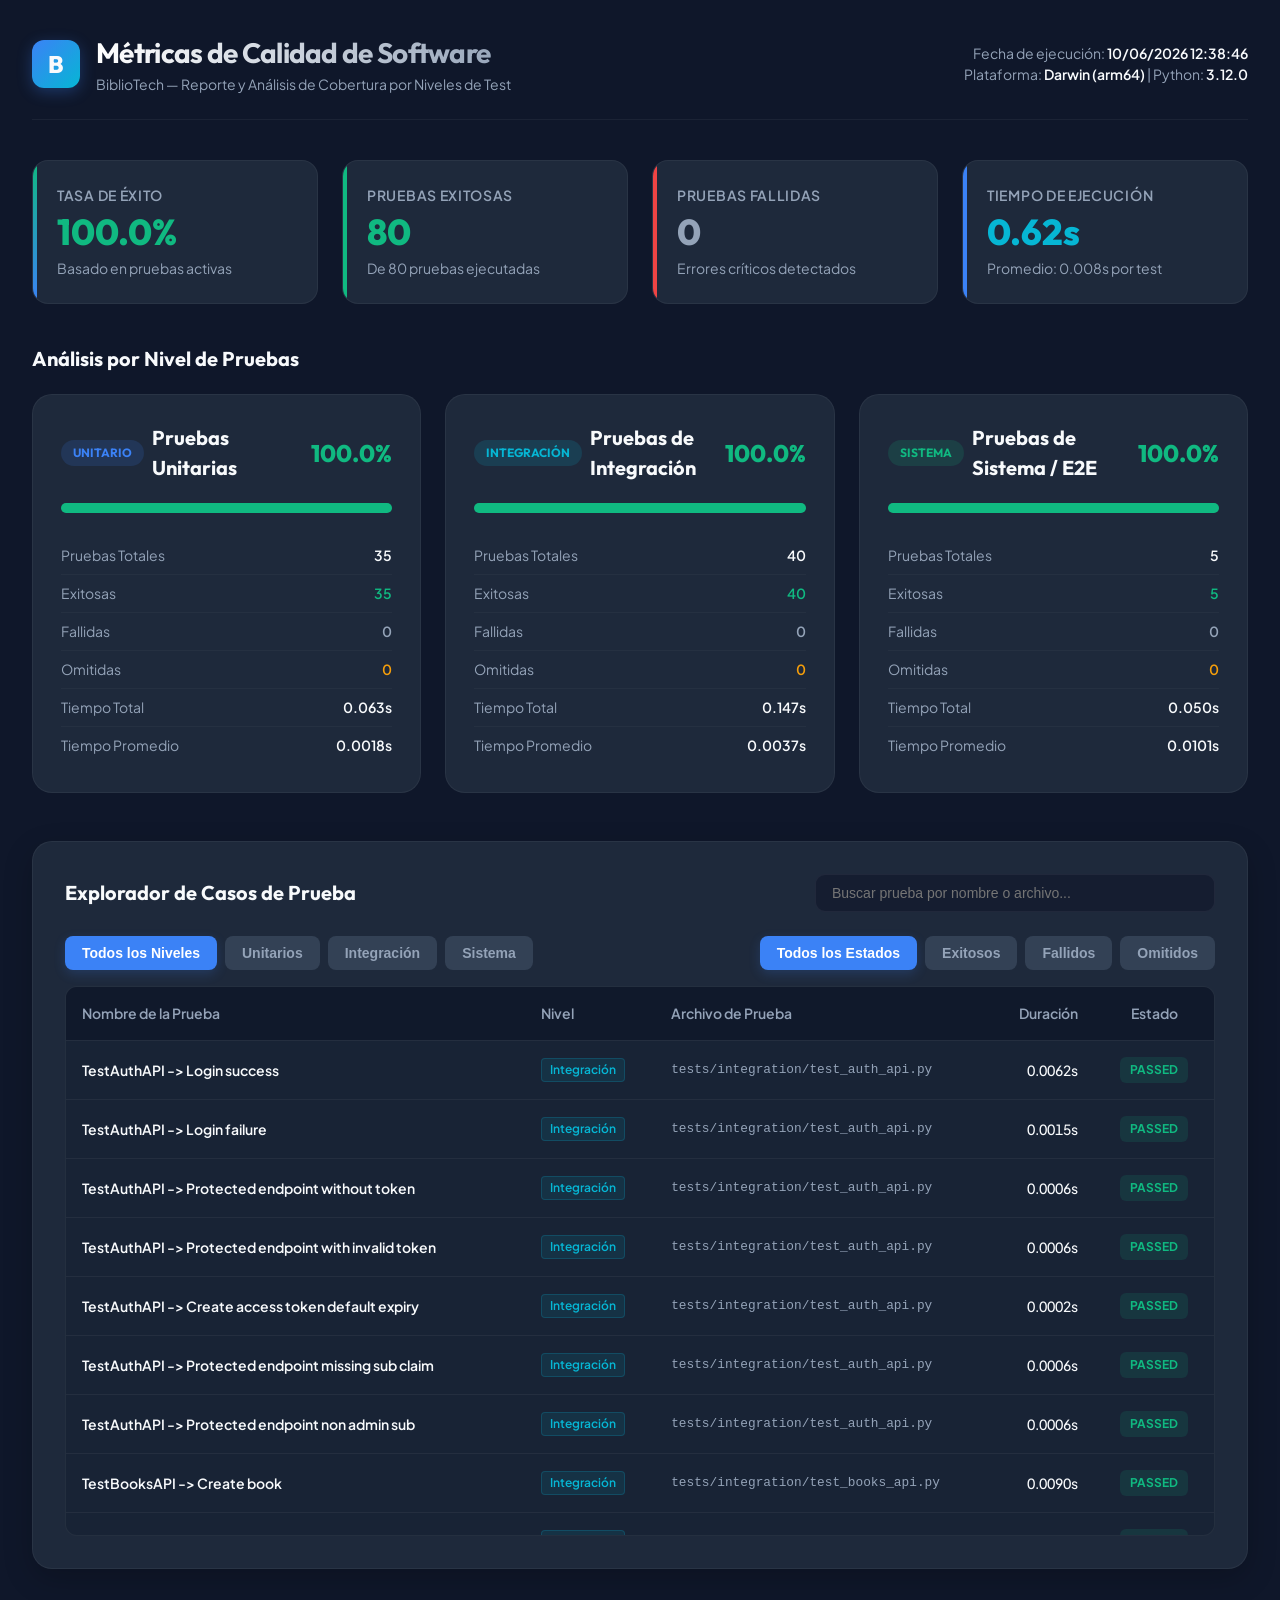
<file: reports/test_report.html>
<!DOCTYPE html>
<html lang="es">
<head>
    <meta charset="UTF-8">
    <meta name="viewport" content="width=device-width, initial-scale=1.0">
    <title>Métricas de Testing — BiblioTech</title>
    <!-- Google Fonts -->
    <link rel="preconnect" href="https://fonts.googleapis.com">
    <link rel="preconnect" href="https://fonts.gstatic.com" crossorigin>
    <link href="https://fonts.googleapis.com/css2?family=Outfit:wght@300;400;500;600;700;800&family=Plus+Jakarta+Sans:wght@300;400;500;600;700&display=swap" rel="stylesheet">

    <style>
        :root {
            --bg-primary: #0f172a;
            --bg-secondary: #1e293b;
            --bg-tertiary: #334155;
            --text-primary: #f8fafc;
            --text-secondary: #94a3b8;
            --accent-blue: #3b82f6;
            --accent-cyan: #06b6d4;
            --accent-green: #10b981;
            --accent-yellow: #f59e0b;
            --accent-red: #ef4444;
            --card-border: rgba(255, 255, 255, 0.05);
            --font-display: 'Outfit', sans-serif;
            --font-body: 'Plus Jakarta Sans', sans-serif;
        }

        * {
            margin: 0;
            padding: 0;
            box-sizing: border-box;
        }

        body {
            background-color: var(--bg-primary);
            color: var(--text-primary);
            font-family: var(--font-body);
            min-height: 100vh;
            padding: 2rem;
            line-height: 1.5;
        }

        .container {
            max-width: 1300px;
            margin: 0 auto;
        }

        header {
            display: flex;
            justify-content: space-between;
            align-items: center;
            margin-bottom: 2.5rem;
            border-bottom: 1px solid var(--card-border);
            padding-bottom: 1.5rem;
        }

        .logo-area {
            display: flex;
            align-items: center;
            gap: 1rem;
        }

        .logo-badge {
            background: linear-gradient(135deg, var(--accent-blue), var(--accent-cyan));
            width: 48px;
            height: 48px;
            border-radius: 12px;
            display: flex;
            align-items: center;
            justify-content: center;
            font-family: var(--font-display);
            font-weight: 800;
            font-size: 1.5rem;
            box-shadow: 0 4px 15px rgba(59, 130, 246, 0.3);
        }

        .title-area h1 {
            font-family: var(--font-display);
            font-size: 1.75rem;
            font-weight: 700;
            letter-spacing: -0.025em;
            background: linear-gradient(to right, #ffffff, #94a3b8);
            -webkit-background-clip: text;
            -webkit-text-fill-color: transparent;
        }

        .title-area p {
            color: var(--text-secondary);
            font-size: 0.875rem;
        }

        .meta-info {
            text-align: right;
            color: var(--text-secondary);
            font-size: 0.875rem;
        }

        .meta-info span {
            font-weight: 600;
            color: var(--text-primary);
        }

        /* Grid de KPIs */
        .kpi-grid {
            display: grid;
            grid-template-columns: repeat(auto-fit, minmax(240px, 1fr));
            gap: 1.5rem;
            margin-bottom: 2.5rem;
        }

        .kpi-card {
            background: var(--bg-secondary);
            border: 1px solid var(--card-border);
            border-radius: 16px;
            padding: 1.5rem;
            position: relative;
            overflow: hidden;
            transition: all 0.3s cubic-bezier(0.4, 0, 0.2, 1);
        }

        .kpi-card:hover {
            transform: translateY(-4px);
            border-color: rgba(255, 255, 255, 0.1);
            box-shadow: 0 10px 25px -5px rgba(0, 0, 0, 0.3);
        }

        .kpi-card::before {
            content: '';
            position: absolute;
            top: 0;
            left: 0;
            width: 4px;
            height: 100%;
            background: var(--accent-blue);
        }

        .kpi-card.passed::before { background: var(--accent-green); }
        .kpi-card.failed::before { background: var(--accent-red); }
        .kpi-card.rate::before { background: linear-gradient(to bottom, var(--accent-green), var(--accent-blue)); }

        .kpi-label {
            font-size: 0.875rem;
            color: var(--text-secondary);
            text-transform: uppercase;
            letter-spacing: 0.05em;
            font-weight: 600;
            margin-bottom: 0.5rem;
        }

        .kpi-value {
            font-family: var(--font-display);
            font-size: 2.25rem;
            font-weight: 800;
            line-height: 1;
            margin-bottom: 0.5rem;
        }

        .kpi-subtext {
            font-size: 0.875rem;
            color: var(--text-secondary);
        }

        /* Grid de Niveles de Tests */
        .level-section-title {
            font-family: var(--font-display);
            font-size: 1.25rem;
            font-weight: 700;
            margin-bottom: 1.25rem;
            display: flex;
            align-items: center;
            gap: 0.5rem;
        }

        .level-grid {
            display: grid;
            grid-template-columns: repeat(auto-fit, minmax(350px, 1fr));
            gap: 1.5rem;
            margin-bottom: 3rem;
        }

        .level-card {
            background: var(--bg-secondary);
            border: 1px solid var(--card-border);
            border-radius: 20px;
            padding: 1.75rem;
            transition: all 0.3s ease;
        }

        .level-card:hover {
            box-shadow: 0 15px 30px rgba(0, 0, 0, 0.4);
            border-color: rgba(255, 255, 255, 0.1);
        }

        .level-header {
            display: flex;
            justify-content: space-between;
            align-items: center;
            margin-bottom: 1.25rem;
        }

        .level-name {
            font-family: var(--font-display);
            font-size: 1.25rem;
            font-weight: 700;
            display: flex;
            align-items: center;
            gap: 0.5rem;
        }

        .level-tag {
            padding: 0.25rem 0.75rem;
            border-radius: 9999px;
            font-size: 0.75rem;
            font-weight: 700;
            text-transform: uppercase;
        }

        .level-tag.unit { background: rgba(59, 130, 246, 0.15); color: var(--accent-blue); }
        .level-tag.int { background: rgba(6, 182, 212, 0.15); color: var(--accent-cyan); }
        .level-tag.sys { background: rgba(16, 185, 129, 0.15); color: var(--accent-green); }

        .level-rate {
            font-family: var(--font-display);
            font-size: 1.5rem;
            font-weight: 800;
        }

        .level-rate.success { color: var(--accent-green); }
        .level-rate.warn { color: var(--accent-yellow); }
        .level-rate.fail { color: var(--accent-red); }

        /* Barra de progreso de distribución */
        .progress-container {
            background: var(--bg-tertiary);
            height: 10px;
            border-radius: 9999px;
            margin-bottom: 1.5rem;
            overflow: hidden;
            display: flex;
        }

        .progress-bar {
            height: 100%;
        }

        .progress-bar.passed { background: var(--accent-green); }
        .progress-bar.failed { background: var(--accent-red); }
        .progress-bar.skipped { background: var(--accent-yellow); }

        .level-stats-table {
            width: 100%;
            border-collapse: collapse;
            font-size: 0.875rem;
        }

        .level-stats-table tr {
            border-bottom: 1px solid rgba(255, 255, 255, 0.03);
        }

        .level-stats-table tr:last-child {
            border-bottom: none;
        }

        .level-stats-table td {
            padding: 0.5rem 0;
            color: var(--text-secondary);
        }

        .level-stats-table td.val {
            text-align: right;
            font-weight: 600;
            color: var(--text-primary);
        }

        /* Tabla de Explorador de Pruebas */
        .explorer-section {
            background: var(--bg-secondary);
            border: 1px solid var(--card-border);
            border-radius: 20px;
            padding: 2rem;
            box-shadow: 0 10px 30px rgba(0, 0, 0, 0.2);
        }

        .explorer-header {
            display: flex;
            justify-content: space-between;
            align-items: center;
            margin-bottom: 1.5rem;
            flex-wrap: wrap;
            gap: 1rem;
        }

        .explorer-title {
            font-family: var(--font-display);
            font-size: 1.25rem;
            font-weight: 700;
        }

        .filters-group {
            display: flex;
            gap: 0.5rem;
            flex-wrap: wrap;
        }

        .filter-btn {
            background: var(--bg-tertiary);
            border: 1px solid transparent;
            color: var(--text-secondary);
            padding: 0.5rem 1rem;
            border-radius: 8px;
            font-size: 0.875rem;
            font-weight: 600;
            cursor: pointer;
            transition: all 0.2s ease;
        }

        .filter-btn:hover {
            background: rgba(255, 255, 255, 0.1);
            color: var(--text-primary);
        }

        .filter-btn.active {
            background: var(--accent-blue);
            color: white;
            box-shadow: 0 4px 12px rgba(59, 130, 246, 0.2);
        }

        .search-wrapper {
            position: relative;
            flex-grow: 1;
            max-width: 400px;
        }

        .search-input {
            width: 100%;
            background: rgba(15, 23, 42, 0.6);
            border: 1px solid var(--card-border);
            color: var(--text-primary);
            padding: 0.625rem 1rem;
            border-radius: 10px;
            font-size: 0.875rem;
            outline: none;
            transition: all 0.2s ease;
        }

        .search-input:focus {
            border-color: var(--accent-blue);
            box-shadow: 0 0 0 3px rgba(59, 130, 246, 0.15);
        }

        .table-container {
            overflow-x: auto;
            border-radius: 12px;
            border: 1px solid var(--card-border);
            background: rgba(15, 23, 42, 0.3);
            max-height: 550px;
            overflow-y: auto;
        }

        .test-table {
            width: 100%;
            border-collapse: collapse;
            text-align: left;
            font-size: 0.875rem;
        }

        .test-table th {
            background: rgba(15, 23, 42, 0.8);
            position: sticky;
            top: 0;
            padding: 1rem;
            color: var(--text-secondary);
            font-weight: 600;
            border-bottom: 1px solid var(--card-border);
            z-index: 10;
        }

        .test-table td {
            padding: 1rem;
            border-bottom: 1px solid var(--card-border);
        }

        .test-table tr {
            transition: background 0.15s ease;
        }

        .test-table tr:hover {
            background: rgba(255, 255, 255, 0.02);
        }

        .status-badge {
            display: inline-flex;
            align-items: center;
            gap: 0.375rem;
            padding: 0.25rem 0.625rem;
            border-radius: 6px;
            font-size: 0.75rem;
            font-weight: 700;
            text-transform: uppercase;
        }

        .status-badge.passed { background: rgba(16, 185, 129, 0.12); color: var(--accent-green); }
        .status-badge.failed { background: rgba(239, 68, 68, 0.12); color: var(--accent-red); }
        .status-badge.skipped { background: rgba(245, 158, 173, 0.12); color: var(--accent-yellow); }

        .level-pill {
            display: inline-block;
            padding: 0.125rem 0.5rem;
            border-radius: 4px;
            font-size: 0.75rem;
            font-weight: 600;
        }
        .level-pill.unitario { background: rgba(59, 130, 246, 0.1); color: var(--accent-blue); border: 1px solid rgba(59, 130, 246, 0.2); }
        .level-pill.integración { background: rgba(6, 182, 212, 0.1); color: var(--accent-cyan); border: 1px solid rgba(6, 182, 212, 0.2); }
        .level-pill.sistema { background: rgba(16, 185, 129, 0.1); color: var(--accent-green); border: 1px solid rgba(16, 185, 129, 0.2); }

        .duration-text {
            font-variant-numeric: tabular-nums;
            font-weight: 500;
        }

        .error-btn {
            background: none;
            border: none;
            color: var(--accent-red);
            font-weight: 600;
            cursor: pointer;
            text-decoration: underline;
            padding: 0;
            font-size: 0.875rem;
        }

        .error-row {
            background: rgba(239, 68, 68, 0.02);
            display: none;
        }

        .error-container {
            padding: 1.25rem;
            background: #090d16;
            border: 1px solid rgba(239, 68, 68, 0.2);
            border-radius: 8px;
            margin: 0.5rem 1rem 1rem 1rem;
            font-family: 'Courier New', Courier, monospace;
            font-size: 0.75rem;
            color: #fca5a5;
            white-space: pre-wrap;
            overflow-x: auto;
            max-height: 300px;
        }

        .empty-state {
            padding: 3rem;
            text-align: center;
            color: var(--text-secondary);
            font-size: 1rem;
        }
    </style>
</head>
<body>
    <div class="container">
        <!-- Encabezado -->
        <header>
            <div class="logo-area">
                <div class="logo-badge">B</div>
                <div class="title-area">
                    <h1>Métricas de Calidad de Software</h1>
                    <p>BiblioTech — Reporte y Análisis de Cobertura por Niveles de Test</p>
                </div>
            </div>
            <div class="meta-info">
                <p>Fecha de ejecución: <span id="run-date">10/06/2026 12:38:46</span></p>
                <p>Plataforma: <span>Darwin (arm64)</span> | Python: <span>3.12.0</span></p>
            </div>
        </header>

        <!-- Fila de KPIs -->
        <div class="kpi-grid">
            <div class="kpi-card rate">
                <div class="kpi-label">Tasa de Éxito</div>
                <div class="kpi-value" style="color: var(--accent-green);">100.0%</div>
                <div class="kpi-subtext">Basado en pruebas activas</div>
            </div>

            <div class="kpi-card passed">
                <div class="kpi-label">Pruebas Exitosas</div>
                <div class="kpi-value" style="color: var(--accent-green);">80</div>
                <div class="kpi-subtext">De 80 pruebas ejecutadas</div>
            </div>

            <div class="kpi-card failed">
                <div class="kpi-label">Pruebas Fallidas</div>
                <div class="kpi-value" style="color: var(--text-secondary);">0</div>
                <div class="kpi-subtext">Errores críticos detectados</div>
            </div>

            <div class="kpi-card">
                <div class="kpi-label">Tiempo de Ejecución</div>
                <div class="kpi-value" style="color: var(--accent-cyan);">0.62s</div>
                <div class="kpi-subtext">Promedio: 0.008s por test</div>
            </div>
        </div>

        <h2 class="level-section-title">Análisis por Nivel de Pruebas</h2>

        <!-- Tarjetas por Nivel -->
        <div class="level-grid">
            <!-- Nivel Unitario -->
            <div class="level-card">
                <div class="level-header">
                    <div class="level-name">
                        <span class="level-tag unit">Unitario</span>
                        <span>Pruebas Unitarias</span>
                    </div>
                    <div class="level-rate success">
                        100.0%
                    </div>
                </div>

                <!-- Barra de Distribución -->
                <div class="progress-container">
                    <div class="progress-bar passed" style="width: 100.0%"></div>
                    <div class="progress-bar failed" style="width: 0.0%"></div>
                    <div class="progress-bar skipped" style="width: 0.0%"></div>
                </div>

                <table class="level-stats-table">
                    <tr>
                        <td>Pruebas Totales</td>
                        <td class="val">35</td>
                    </tr>
                    <tr>
                        <td>Exitosas</td>
                        <td class="val" style="color: var(--accent-green);">35</td>
                    </tr>
                    <tr>
                        <td>Fallidas</td>
                        <td class="val" style="color: var(--text-secondary);">0</td>
                    </tr>
                    <tr>
                        <td>Omitidas</td>
                        <td class="val" style="color: var(--accent-yellow);">0</td>
                    </tr>
                    <tr>
                        <td>Tiempo Total</td>
                        <td class="val">0.063s</td>
                    </tr>
                    <tr>
                        <td>Tiempo Promedio</td>
                        <td class="val">0.0018s</td>
                    </tr>
                </table>
            </div>

            <!-- Nivel Integración -->
            <div class="level-card">
                <div class="level-header">
                    <div class="level-name">
                        <span class="level-tag int">Integración</span>
                        <span>Pruebas de Integración</span>
                    </div>
                    <div class="level-rate success">
                        100.0%
                    </div>
                </div>

                <!-- Barra de Distribución -->
                <div class="progress-container">
                    <div class="progress-bar passed" style="width: 100.0%"></div>
                    <div class="progress-bar failed" style="width: 0.0%"></div>
                    <div class="progress-bar skipped" style="width: 0.0%"></div>
                </div>

                <table class="level-stats-table">
                    <tr>
                        <td>Pruebas Totales</td>
                        <td class="val">40</td>
                    </tr>
                    <tr>
                        <td>Exitosas</td>
                        <td class="val" style="color: var(--accent-green);">40</td>
                    </tr>
                    <tr>
                        <td>Fallidas</td>
                        <td class="val" style="color: var(--text-secondary);">0</td>
                    </tr>
                    <tr>
                        <td>Omitidas</td>
                        <td class="val" style="color: var(--accent-yellow);">0</td>
                    </tr>
                    <tr>
                        <td>Tiempo Total</td>
                        <td class="val">0.147s</td>
                    </tr>
                    <tr>
                        <td>Tiempo Promedio</td>
                        <td class="val">0.0037s</td>
                    </tr>
                </table>
            </div>

            <!-- Nivel Sistema -->
            <div class="level-card">
                <div class="level-header">
                    <div class="level-name">
                        <span class="level-tag sys">Sistema</span>
                        <span>Pruebas de Sistema / E2E</span>
                    </div>
                    <div class="level-rate success">
                        100.0%
                    </div>
                </div>

                <!-- Barra de Distribución -->
                <div class="progress-container">
                    <div class="progress-bar passed" style="width: 100.0%"></div>
                    <div class="progress-bar failed" style="width: 0.0%"></div>
                    <div class="progress-bar skipped" style="width: 0.0%"></div>
                </div>

                <table class="level-stats-table">
                    <tr>
                        <td>Pruebas Totales</td>
                        <td class="val">5</td>
                    </tr>
                    <tr>
                        <td>Exitosas</td>
                        <td class="val" style="color: var(--accent-green);">5</td>
                    </tr>
                    <tr>
                        <td>Fallidas</td>
                        <td class="val" style="color: var(--text-secondary);">0</td>
                    </tr>
                    <tr>
                        <td>Omitidas</td>
                        <td class="val" style="color: var(--accent-yellow);">0</td>
                    </tr>
                    <tr>
                        <td>Tiempo Total</td>
                        <td class="val">0.050s</td>
                    </tr>
                    <tr>
                        <td>Tiempo Promedio</td>
                        <td class="val">0.0101s</td>
                    </tr>
                </table>
            </div>
        </div>

        <!-- Explorador Interactivo de Casos de Prueba -->
        <div class="explorer-section">
            <div class="explorer-header">
                <h2 class="explorer-title">Explorador de Casos de Prueba</h2>
                <div class="search-wrapper">
                    <input type="text" id="search-input" class="search-input" placeholder="Buscar prueba por nombre o archivo...">
                </div>
            </div>

            <div class="explorer-header" style="margin-bottom: 1rem;">
                <div class="filters-group" id="level-filters">
                    <button class="filter-btn active" data-filter-type="level" data-val="all">Todos los Niveles</button>
                    <button class="filter-btn" data-filter-type="level" data-val="Unitario">Unitarios</button>
                    <button class="filter-btn" data-filter-type="level" data-val="Integración">Integración</button>
                    <button class="filter-btn" data-filter-type="level" data-val="Sistema">Sistema</button>
                </div>

                <div class="filters-group" id="status-filters">
                    <button class="filter-btn active" data-filter-type="status" data-val="all">Todos los Estados</button>
                    <button class="filter-btn" data-filter-type="status" data-val="passed">Exitosos</button>
                    <button class="filter-btn" data-filter-type="status" data-val="failed">Fallidos</button>
                    <button class="filter-btn" data-filter-type="status" data-val="skipped">Omitidos</button>
                </div>
            </div>

            <div class="table-container">
                <table class="test-table" id="test-table">
                    <thead>
                        <tr>
                            <th>Nombre de la Prueba</th>
                            <th>Nivel</th>
                            <th>Archivo de Prueba</th>
                            <th style="text-align: right;">Duración</th>
                            <th style="text-align: center; width: 120px;">Estado</th>
                        </tr>
                    </thead>
                    <tbody id="table-body">
                        <!-- Se poblará con JavaScript -->
                    </tbody>
                </table>
                <div id="no-results" class="empty-state" style="display: none;">
                    No se encontraron pruebas que coincidan con los filtros seleccionados.
                </div>
            </div>
        </div>
    </div>

    <!-- Script de Filtro y Búsqueda Interactivos -->
    <script>
        const tests = [{"nodeid": "tests/integration/test_auth_api.py::TestAuthAPI::test_login_success", "name": "TestAuthAPI -> Login success", "raw_name": "test_login_success", "file": "tests/integration/test_auth_api.py", "level": "Integración", "outcome": "passed", "duration": 0.006204082979820669, "error": ""}, {"nodeid": "tests/integration/test_auth_api.py::TestAuthAPI::test_login_failure", "name": "TestAuthAPI -> Login failure", "raw_name": "test_login_failure", "file": "tests/integration/test_auth_api.py", "level": "Integración", "outcome": "passed", "duration": 0.0015200830530375242, "error": ""}, {"nodeid": "tests/integration/test_auth_api.py::TestAuthAPI::test_protected_endpoint_without_token", "name": "TestAuthAPI -> Protected endpoint without token", "raw_name": "test_protected_endpoint_without_token", "file": "tests/integration/test_auth_api.py", "level": "Integración", "outcome": "passed", "duration": 0.0006092499243095517, "error": ""}, {"nodeid": "tests/integration/test_auth_api.py::TestAuthAPI::test_protected_endpoint_with_invalid_token", "name": "TestAuthAPI -> Protected endpoint with invalid token", "raw_name": "test_protected_endpoint_with_invalid_token", "file": "tests/integration/test_auth_api.py", "level": "Integración", "outcome": "passed", "duration": 0.0005967499455437064, "error": ""}, {"nodeid": "tests/integration/test_auth_api.py::TestAuthAPI::test_create_access_token_default_expiry", "name": "TestAuthAPI -> Create access token default expiry", "raw_name": "test_create_access_token_default_expiry", "file": "tests/integration/test_auth_api.py", "level": "Integración", "outcome": "passed", "duration": 0.0002090419875457883, "error": ""}, {"nodeid": "tests/integration/test_auth_api.py::TestAuthAPI::test_protected_endpoint_missing_sub_claim", "name": "TestAuthAPI -> Protected endpoint missing sub claim", "raw_name": "test_protected_endpoint_missing_sub_claim", "file": "tests/integration/test_auth_api.py", "level": "Integración", "outcome": "passed", "duration": 0.0005842919927090406, "error": ""}, {"nodeid": "tests/integration/test_auth_api.py::TestAuthAPI::test_protected_endpoint_non_admin_sub", "name": "TestAuthAPI -> Protected endpoint non admin sub", "raw_name": "test_protected_endpoint_non_admin_sub", "file": "tests/integration/test_auth_api.py", "level": "Integración", "outcome": "passed", "duration": 0.0006028329953551292, "error": ""}, {"nodeid": "tests/integration/test_books_api.py::TestBooksAPI::test_create_book", "name": "TestBooksAPI -> Create book", "raw_name": "test_create_book", "file": "tests/integration/test_books_api.py", "level": "Integración", "outcome": "passed", "duration": 0.00898033392149955, "error": ""}, {"nodeid": "tests/integration/test_books_api.py::TestBooksAPI::test_create_book_duplicate_isbn", "name": "TestBooksAPI -> Create book duplicate isbn", "raw_name": "test_create_book_duplicate_isbn", "file": "tests/integration/test_books_api.py", "level": "Integración", "outcome": "passed", "duration": 0.003409332945011556, "error": ""}, {"nodeid": "tests/integration/test_books_api.py::TestBooksAPI::test_create_book_invalid_data", "name": "TestBooksAPI -> Create book invalid data", "raw_name": "test_create_book_invalid_data", "file": "tests/integration/test_books_api.py", "level": "Integración", "outcome": "passed", "duration": 0.0008657500147819519, "error": ""}, {"nodeid": "tests/integration/test_books_api.py::TestBooksAPI::test_list_books", "name": "TestBooksAPI -> List books", "raw_name": "test_list_books", "file": "tests/integration/test_books_api.py", "level": "Integración", "outcome": "passed", "duration": 0.0031226250575855374, "error": ""}, {"nodeid": "tests/integration/test_books_api.py::TestBooksAPI::test_list_books_search", "name": "TestBooksAPI -> List books search", "raw_name": "test_list_books_search", "file": "tests/integration/test_books_api.py", "level": "Integración", "outcome": "passed", "duration": 0.005615790956653655, "error": ""}, {"nodeid": "tests/integration/test_books_api.py::TestBooksAPI::test_list_books_filter_genre", "name": "TestBooksAPI -> List books filter genre", "raw_name": "test_list_books_filter_genre", "file": "tests/integration/test_books_api.py", "level": "Integración", "outcome": "passed", "duration": 0.004777666064910591, "error": ""}, {"nodeid": "tests/integration/test_books_api.py::TestBooksAPI::test_list_books_filter_available_only", "name": "TestBooksAPI -> List books filter available only", "raw_name": "test_list_books_filter_available_only", "file": "tests/integration/test_books_api.py", "level": "Integración", "outcome": "passed", "duration": 0.012793833040632308, "error": ""}, {"nodeid": "tests/integration/test_books_api.py::TestBooksAPI::test_get_book", "name": "TestBooksAPI -> Get book", "raw_name": "test_get_book", "file": "tests/integration/test_books_api.py", "level": "Integración", "outcome": "passed", "duration": 0.001146791037172079, "error": ""}, {"nodeid": "tests/integration/test_books_api.py::TestBooksAPI::test_get_book_not_found", "name": "TestBooksAPI -> Get book not found", "raw_name": "test_get_book_not_found", "file": "tests/integration/test_books_api.py", "level": "Integración", "outcome": "passed", "duration": 0.0013697500107809901, "error": ""}, {"nodeid": "tests/integration/test_books_api.py::TestBooksAPI::test_update_book", "name": "TestBooksAPI -> Update book", "raw_name": "test_update_book", "file": "tests/integration/test_books_api.py", "level": "Integración", "outcome": "passed", "duration": 0.0024023751029744744, "error": ""}, {"nodeid": "tests/integration/test_books_api.py::TestBooksAPI::test_update_book_not_found", "name": "TestBooksAPI -> Update book not found", "raw_name": "test_update_book_not_found", "file": "tests/integration/test_books_api.py", "level": "Integración", "outcome": "passed", "duration": 0.001386250020004809, "error": ""}, {"nodeid": "tests/integration/test_books_api.py::TestBooksAPI::test_delete_book", "name": "TestBooksAPI -> Delete book", "raw_name": "test_delete_book", "file": "tests/integration/test_books_api.py", "level": "Integración", "outcome": "passed", "duration": 0.003306708065792918, "error": ""}, {"nodeid": "tests/integration/test_loans_api.py::TestLoansAPI::test_create_loan", "name": "TestLoansAPI -> Create loan", "raw_name": "test_create_loan", "file": "tests/integration/test_loans_api.py", "level": "Integración", "outcome": "passed", "duration": 0.0027432499919086695, "error": ""}, {"nodeid": "tests/integration/test_loans_api.py::TestLoansAPI::test_create_loan_user_not_found", "name": "TestLoansAPI -> Create loan user not found", "raw_name": "test_create_loan_user_not_found", "file": "tests/integration/test_loans_api.py", "level": "Integración", "outcome": "passed", "duration": 0.0016010419931262732, "error": ""}, {"nodeid": "tests/integration/test_loans_api.py::TestLoansAPI::test_create_loan_book_not_found", "name": "TestLoansAPI -> Create loan book not found", "raw_name": "test_create_loan_book_not_found", "file": "tests/integration/test_loans_api.py", "level": "Integración", "outcome": "passed", "duration": 0.0015077500138431787, "error": ""}, {"nodeid": "tests/integration/test_loans_api.py::TestLoansAPI::test_create_loan_no_copies", "name": "TestLoansAPI -> Create loan no copies", "raw_name": "test_create_loan_no_copies", "file": "tests/integration/test_loans_api.py", "level": "Integración", "outcome": "passed", "duration": 0.007474375073798001, "error": ""}, {"nodeid": "tests/integration/test_loans_api.py::TestLoansAPI::test_return_book", "name": "TestLoansAPI -> Return book", "raw_name": "test_return_book", "file": "tests/integration/test_loans_api.py", "level": "Integración", "outcome": "passed", "duration": 0.00497341703157872, "error": ""}, {"nodeid": "tests/integration/test_loans_api.py::TestLoansAPI::test_return_book_already_returned", "name": "TestLoansAPI -> Return book already returned", "raw_name": "test_return_book_already_returned", "file": "tests/integration/test_loans_api.py", "level": "Integración", "outcome": "passed", "duration": 0.004979750025086105, "error": ""}, {"nodeid": "tests/integration/test_loans_api.py::TestLoansAPI::test_list_loans", "name": "TestLoansAPI -> List loans", "raw_name": "test_list_loans", "file": "tests/integration/test_loans_api.py", "level": "Integración", "outcome": "passed", "duration": 0.004003374953754246, "error": ""}, {"nodeid": "tests/integration/test_loans_api.py::TestLoansAPI::test_list_loans_filter_status", "name": "TestLoansAPI -> List loans filter status", "raw_name": "test_list_loans_filter_status", "file": "tests/integration/test_loans_api.py", "level": "Integración", "outcome": "passed", "duration": 0.0068942500511184335, "error": ""}, {"nodeid": "tests/integration/test_loans_api.py::TestLoansAPI::test_list_loans_filter_user_id", "name": "TestLoansAPI -> List loans filter user id", "raw_name": "test_list_loans_filter_user_id", "file": "tests/integration/test_loans_api.py", "level": "Integración", "outcome": "passed", "duration": 0.008822917006909847, "error": ""}, {"nodeid": "tests/integration/test_loans_api.py::TestLoansAPI::test_list_loans_filter_book_id", "name": "TestLoansAPI -> List loans filter book id", "raw_name": "test_list_loans_filter_book_id", "file": "tests/integration/test_loans_api.py", "level": "Integración", "outcome": "passed", "duration": 0.008243541931733489, "error": ""}, {"nodeid": "tests/integration/test_loans_api.py::TestLoansAPI::test_check_overdue_endpoint", "name": "TestLoansAPI -> Check overdue endpoint", "raw_name": "test_check_overdue_endpoint", "file": "tests/integration/test_loans_api.py", "level": "Integración", "outcome": "passed", "duration": 0.0018012078944593668, "error": ""}, {"nodeid": "tests/integration/test_users_api.py::TestUsersAPI::test_create_user", "name": "TestUsersAPI -> Create user", "raw_name": "test_create_user", "file": "tests/integration/test_users_api.py", "level": "Integración", "outcome": "passed", "duration": 0.001938292058184743, "error": ""}, {"nodeid": "tests/integration/test_users_api.py::TestUsersAPI::test_create_user_duplicate_email", "name": "TestUsersAPI -> Create user duplicate email", "raw_name": "test_create_user_duplicate_email", "file": "tests/integration/test_users_api.py", "level": "Integración", "outcome": "passed", "duration": 0.0036995409755036235, "error": ""}, {"nodeid": "tests/integration/test_users_api.py::TestUsersAPI::test_create_user_invalid_data", "name": "TestUsersAPI -> Create user invalid data", "raw_name": "test_create_user_invalid_data", "file": "tests/integration/test_users_api.py", "level": "Integración", "outcome": "passed", "duration": 0.0009013329399749637, "error": ""}, {"nodeid": "tests/integration/test_users_api.py::TestUsersAPI::test_list_users", "name": "TestUsersAPI -> List users", "raw_name": "test_list_users", "file": "tests/integration/test_users_api.py", "level": "Integración", "outcome": "passed", "duration": 0.006812166888266802, "error": ""}, {"nodeid": "tests/integration/test_users_api.py::TestUsersAPI::test_list_users_search_email", "name": "TestUsersAPI -> List users search email", "raw_name": "test_list_users_search_email", "file": "tests/integration/test_users_api.py", "level": "Integración", "outcome": "passed", "duration": 0.01181624992750585, "error": ""}, {"nodeid": "tests/integration/test_users_api.py::TestUsersAPI::test_get_user", "name": "TestUsersAPI -> Get user", "raw_name": "test_get_user", "file": "tests/integration/test_users_api.py", "level": "Integración", "outcome": "passed", "duration": 0.0016537910560145974, "error": ""}, {"nodeid": "tests/integration/test_users_api.py::TestUsersAPI::test_get_user_not_found", "name": "TestUsersAPI -> Get user not found", "raw_name": "test_get_user_not_found", "file": "tests/integration/test_users_api.py", "level": "Integración", "outcome": "passed", "duration": 0.0013384170597419143, "error": ""}, {"nodeid": "tests/integration/test_users_api.py::TestUsersAPI::test_update_user", "name": "TestUsersAPI -> Update user", "raw_name": "test_update_user", "file": "tests/integration/test_users_api.py", "level": "Integración", "outcome": "passed", "duration": 0.0022609579609707, "error": ""}, {"nodeid": "tests/integration/test_users_api.py::TestUsersAPI::test_update_user_not_found", "name": "TestUsersAPI -> Update user not found", "raw_name": "test_update_user_not_found", "file": "tests/integration/test_users_api.py", "level": "Integración", "outcome": "passed", "duration": 0.001406625029630959, "error": ""}, {"nodeid": "tests/integration/test_users_api.py::TestUsersAPI::test_deactivate_user", "name": "TestUsersAPI -> Deactivate user", "raw_name": "test_deactivate_user", "file": "tests/integration/test_users_api.py", "level": "Integración", "outcome": "passed", "duration": 0.0022633749758824706, "error": ""}, {"nodeid": "tests/system/test_workflows.py::TestWorkflows::test_full_borrow_and_return_workflow", "name": "TestWorkflows -> Full borrow and return workflow", "raw_name": "test_full_borrow_and_return_workflow", "file": "tests/system/test_workflows.py", "level": "Sistema", "outcome": "passed", "duration": 0.011876416974700987, "error": ""}, {"nodeid": "tests/system/test_workflows.py::TestWorkflows::test_multiple_users_borrow_same_book", "name": "TestWorkflows -> Multiple users borrow same book", "raw_name": "test_multiple_users_borrow_same_book", "file": "tests/system/test_workflows.py", "level": "Sistema", "outcome": "passed", "duration": 0.010870166937820613, "error": ""}, {"nodeid": "tests/system/test_workflows.py::TestWorkflows::test_dashboard_stats_reflect_operations", "name": "TestWorkflows -> Dashboard stats reflect operations", "raw_name": "test_dashboard_stats_reflect_operations", "file": "tests/system/test_workflows.py", "level": "Sistema", "outcome": "passed", "duration": 0.009638875024393201, "error": ""}, {"nodeid": "tests/system/test_workflows.py::TestWorkflows::test_cannot_delete_book_with_active_loan", "name": "TestWorkflows -> Cannot delete book with active loan", "raw_name": "test_cannot_delete_book_with_active_loan", "file": "tests/system/test_workflows.py", "level": "Sistema", "outcome": "passed", "duration": 0.010503666009753942, "error": ""}, {"nodeid": "tests/system/test_workflows.py::TestWorkflows::test_deactivate_user_with_active_loan_fails", "name": "TestWorkflows -> Deactivate user with active loan fails", "raw_name": "test_deactivate_user_with_active_loan_fails", "file": "tests/system/test_workflows.py", "level": "Sistema", "outcome": "passed", "duration": 0.00742766703478992, "error": ""}, {"nodeid": "tests/unit/test_book_service.py::TestBookService::test_create_book_success", "name": "TestBookService -> Create book success", "raw_name": "test_create_book_success", "file": "tests/unit/test_book_service.py", "level": "Unitario", "outcome": "passed", "duration": 0.0007092920131981373, "error": ""}, {"nodeid": "tests/unit/test_book_service.py::TestBookService::test_create_book_duplicate_isbn", "name": "TestBookService -> Create book duplicate isbn", "raw_name": "test_create_book_duplicate_isbn", "file": "tests/unit/test_book_service.py", "level": "Unitario", "outcome": "passed", "duration": 0.0008865420240908861, "error": ""}, {"nodeid": "tests/unit/test_book_service.py::TestBookService::test_get_books_all", "name": "TestBookService -> Get books all", "raw_name": "test_get_books_all", "file": "tests/unit/test_book_service.py", "level": "Unitario", "outcome": "passed", "duration": 0.0012908750213682652, "error": ""}, {"nodeid": "tests/unit/test_book_service.py::TestBookService::test_get_books_search", "name": "TestBookService -> Get books search", "raw_name": "test_get_books_search", "file": "tests/unit/test_book_service.py", "level": "Unitario", "outcome": "passed", "duration": 0.00136674998793751, "error": ""}, {"nodeid": "tests/unit/test_book_service.py::TestBookService::test_get_books_filter_genre", "name": "TestBookService -> Get books filter genre", "raw_name": "test_get_books_filter_genre", "file": "tests/unit/test_book_service.py", "level": "Unitario", "outcome": "passed", "duration": 0.002043624990619719, "error": ""}, {"nodeid": "tests/unit/test_book_service.py::TestBookService::test_get_books_filter_available_only", "name": "TestBookService -> Get books filter available only", "raw_name": "test_get_books_filter_available_only", "file": "tests/unit/test_book_service.py", "level": "Unitario", "outcome": "passed", "duration": 0.001549166045151651, "error": ""}, {"nodeid": "tests/unit/test_book_service.py::TestBookService::test_get_book_success", "name": "TestBookService -> Get book success", "raw_name": "test_get_book_success", "file": "tests/unit/test_book_service.py", "level": "Unitario", "outcome": "passed", "duration": 0.0008088330505415797, "error": ""}, {"nodeid": "tests/unit/test_book_service.py::TestBookService::test_get_book_not_found", "name": "TestBookService -> Get book not found", "raw_name": "test_get_book_not_found", "file": "tests/unit/test_book_service.py", "level": "Unitario", "outcome": "passed", "duration": 0.00025116594042629004, "error": ""}, {"nodeid": "tests/unit/test_book_service.py::TestBookService::test_update_book", "name": "TestBookService -> Update book", "raw_name": "test_update_book", "file": "tests/unit/test_book_service.py", "level": "Unitario", "outcome": "passed", "duration": 0.0010892919963225722, "error": ""}, {"nodeid": "tests/unit/test_book_service.py::TestBookService::test_update_book_quantity", "name": "TestBookService -> Update book quantity", "raw_name": "test_update_book_quantity", "file": "tests/unit/test_book_service.py", "level": "Unitario", "outcome": "passed", "duration": 0.0018382919952273369, "error": ""}, {"nodeid": "tests/unit/test_book_service.py::TestBookService::test_update_book_not_found", "name": "TestBookService -> Update book not found", "raw_name": "test_update_book_not_found", "file": "tests/unit/test_book_service.py", "level": "Unitario", "outcome": "passed", "duration": 0.00039241707418113947, "error": ""}, {"nodeid": "tests/unit/test_book_service.py::TestBookService::test_delete_book_success", "name": "TestBookService -> Delete book success", "raw_name": "test_delete_book_success", "file": "tests/unit/test_book_service.py", "level": "Unitario", "outcome": "passed", "duration": 0.0014571669744327664, "error": ""}, {"nodeid": "tests/unit/test_loan_service.py::TestLoanService::test_borrow_book_success", "name": "TestLoanService -> Borrow book success", "raw_name": "test_borrow_book_success", "file": "tests/unit/test_loan_service.py", "level": "Unitario", "outcome": "passed", "duration": 0.002446750062517822, "error": ""}, {"nodeid": "tests/unit/test_loan_service.py::TestLoanService::test_borrow_book_no_copies", "name": "TestLoanService -> Borrow book no copies", "raw_name": "test_borrow_book_no_copies", "file": "tests/unit/test_loan_service.py", "level": "Unitario", "outcome": "passed", "duration": 0.0023501249961555004, "error": ""}, {"nodeid": "tests/unit/test_loan_service.py::TestLoanService::test_borrow_book_user_not_found", "name": "TestLoanService -> Borrow book user not found", "raw_name": "test_borrow_book_user_not_found", "file": "tests/unit/test_loan_service.py", "level": "Unitario", "outcome": "passed", "duration": 0.0006724169943481684, "error": ""}, {"nodeid": "tests/unit/test_loan_service.py::TestLoanService::test_borrow_book_inactive_user", "name": "TestLoanService -> Borrow book inactive user", "raw_name": "test_borrow_book_inactive_user", "file": "tests/unit/test_loan_service.py", "level": "Unitario", "outcome": "passed", "duration": 0.001392749953083694, "error": ""}, {"nodeid": "tests/unit/test_loan_service.py::TestLoanService::test_borrow_book_already_borrowed", "name": "TestLoanService -> Borrow book already borrowed", "raw_name": "test_borrow_book_already_borrowed", "file": "tests/unit/test_loan_service.py", "level": "Unitario", "outcome": "passed", "duration": 0.003167083952575922, "error": ""}, {"nodeid": "tests/unit/test_loan_service.py::TestLoanService::test_return_book_success", "name": "TestLoanService -> Return book success", "raw_name": "test_return_book_success", "file": "tests/unit/test_loan_service.py", "level": "Unitario", "outcome": "passed", "duration": 0.002530417055822909, "error": ""}, {"nodeid": "tests/unit/test_loan_service.py::TestLoanService::test_return_book_already_returned", "name": "TestLoanService -> Return book already returned", "raw_name": "test_return_book_already_returned", "file": "tests/unit/test_loan_service.py", "level": "Unitario", "outcome": "passed", "duration": 0.0027722090017050505, "error": ""}, {"nodeid": "tests/unit/test_loan_service.py::TestLoanService::test_return_book_not_found", "name": "TestLoanService -> Return book not found", "raw_name": "test_return_book_not_found", "file": "tests/unit/test_loan_service.py", "level": "Unitario", "outcome": "passed", "duration": 0.00023866596166044474, "error": ""}, {"nodeid": "tests/unit/test_loan_service.py::TestLoanService::test_get_loans_filter_by_status", "name": "TestLoanService -> Get loans filter by status", "raw_name": "test_get_loans_filter_by_status", "file": "tests/unit/test_loan_service.py", "level": "Unitario", "outcome": "passed", "duration": 0.005493875010870397, "error": ""}, {"nodeid": "tests/unit/test_loan_service.py::TestLoanService::test_get_loans_all", "name": "TestLoanService -> Get loans all", "raw_name": "test_get_loans_all", "file": "tests/unit/test_loan_service.py", "level": "Unitario", "outcome": "passed", "duration": 0.003922042087651789, "error": ""}, {"nodeid": "tests/unit/test_loan_service.py::TestLoanService::test_get_loans_filter_by_user_id", "name": "TestLoanService -> Get loans filter by user id", "raw_name": "test_get_loans_filter_by_user_id", "file": "tests/unit/test_loan_service.py", "level": "Unitario", "outcome": "passed", "duration": 0.0038753750268369913, "error": ""}, {"nodeid": "tests/unit/test_loan_service.py::TestLoanService::test_get_loans_filter_by_book_id", "name": "TestLoanService -> Get loans filter by book id", "raw_name": "test_get_loans_filter_by_book_id", "file": "tests/unit/test_loan_service.py", "level": "Unitario", "outcome": "passed", "duration": 0.004639125079847872, "error": ""}, {"nodeid": "tests/unit/test_loan_service.py::TestLoanService::test_check_overdue_loans", "name": "TestLoanService -> Check overdue loans", "raw_name": "test_check_overdue_loans", "file": "tests/unit/test_loan_service.py", "level": "Unitario", "outcome": "passed", "duration": 0.0026621249271556735, "error": ""}, {"nodeid": "tests/unit/test_user_service.py::TestUserService::test_create_user_success", "name": "TestUserService -> Create user success", "raw_name": "test_create_user_success", "file": "tests/unit/test_user_service.py", "level": "Unitario", "outcome": "passed", "duration": 0.0006827500183135271, "error": ""}, {"nodeid": "tests/unit/test_user_service.py::TestUserService::test_create_user_duplicate_email", "name": "TestUserService -> Create user duplicate email", "raw_name": "test_create_user_duplicate_email", "file": "tests/unit/test_user_service.py", "level": "Unitario", "outcome": "passed", "duration": 0.0007759580621495843, "error": ""}, {"nodeid": "tests/unit/test_user_service.py::TestUserService::test_get_users_all", "name": "TestUserService -> Get users all", "raw_name": "test_get_users_all", "file": "tests/unit/test_user_service.py", "level": "Unitario", "outcome": "passed", "duration": 0.0013082920340821147, "error": ""}, {"nodeid": "tests/unit/test_user_service.py::TestUserService::test_get_users_search", "name": "TestUserService -> Get users search", "raw_name": "test_get_users_search", "file": "tests/unit/test_user_service.py", "level": "Unitario", "outcome": "passed", "duration": 0.0020849999273195863, "error": ""}, {"nodeid": "tests/unit/test_user_service.py::TestUserService::test_get_users_search_email", "name": "TestUserService -> Get users search email", "raw_name": "test_get_users_search_email", "file": "tests/unit/test_user_service.py", "level": "Unitario", "outcome": "passed", "duration": 0.0012535409769043326, "error": ""}, {"nodeid": "tests/unit/test_user_service.py::TestUserService::test_get_user_not_found", "name": "TestUserService -> Get user not found", "raw_name": "test_get_user_not_found", "file": "tests/unit/test_user_service.py", "level": "Unitario", "outcome": "passed", "duration": 0.0002738749608397484, "error": ""}, {"nodeid": "tests/unit/test_user_service.py::TestUserService::test_update_user", "name": "TestUserService -> Update user", "raw_name": "test_update_user", "file": "tests/unit/test_user_service.py", "level": "Unitario", "outcome": "passed", "duration": 0.0012658750638365746, "error": ""}, {"nodeid": "tests/unit/test_user_service.py::TestUserService::test_update_user_not_found", "name": "TestUserService -> Update user not found", "raw_name": "test_update_user_not_found", "file": "tests/unit/test_user_service.py", "level": "Unitario", "outcome": "passed", "duration": 0.0002673750277608633, "error": ""}, {"nodeid": "tests/unit/test_user_service.py::TestUserService::test_deactivate_user_success", "name": "TestUserService -> Deactivate user success", "raw_name": "test_deactivate_user_success", "file": "tests/unit/test_user_service.py", "level": "Unitario", "outcome": "passed", "duration": 0.0018178329337388277, "error": ""}, {"nodeid": "tests/unit/test_user_service.py::TestUserService::test_deactivate_user_with_active_loans_fails", "name": "TestUserService -> Deactivate user with active loans fails", "raw_name": "test_deactivate_user_with_active_loans_fails", "file": "tests/unit/test_user_service.py", "level": "Unitario", "outcome": "passed", "duration": 0.003782707965001464, "error": ""}];

        let currentFilters = {
            level: 'all',
            status: 'all',
            search: ''
        };

        function init() {
            renderTable();
            setupEventListeners();
        }

        function renderTable() {
            const tbody = document.getElementById('table-body');
            const noResults = document.getElementById('no-results');
            tbody.innerHTML = '';

            let filteredTests = tests.filter(test => {
                const matchLevel = currentFilters.level === 'all' || test.level === currentFilters.level;
                const matchStatus = currentFilters.status === 'all' || test.outcome === currentFilters.status;
                const matchSearch = test.name.toLowerCase().includes(currentFilters.search) ||
                                    test.file.toLowerCase().includes(currentFilters.search) ||
                                    test.raw_name.toLowerCase().includes(currentFilters.search);
                return matchLevel && matchStatus && matchSearch;
            });

            if (filteredTests.length === 0) {
                noResults.style.display = 'block';
                return;
            } else {
                noResults.style.display = 'none';
            }

            filteredTests.forEach((test, index) => {
                // Fila principal
                const tr = document.createElement('tr');
                tr.id = `test-row-${index}`;

                const levelClass = test.level.toLowerCase();
                const statusClass = test.outcome;
                const durationDisp = test.duration ? `${test.duration.toFixed(4)}s` : '0.0000s';

                let actionHtml = '';
                if (test.outcome === 'failed') {
                    actionHtml = ` <button class="error-btn" onclick="toggleError(${index})">Ver Detalle</button>`;
                }

                tr.innerHTML = `
                    <td>
                        <div style="font-weight: 600;">${test.name}</div>
                        ${actionHtml}
                    </td>
                    <td>
                        <span class="level-pill ${levelClass}">${test.level}</span>
                    </td>
                    <td style="color: var(--text-secondary); font-family: monospace; font-size: 0.8rem;">
                        ${test.file}
                    </td>
                    <td style="text-align: right;" class="duration-text">
                        ${durationDisp}
                    </td>
                    <td style="text-align: center;">
                        <span class="status-badge ${statusClass}">${test.outcome}</span>
                    </td>
                `;
                tbody.appendChild(tr);

                // Fila de error si aplica
                if (test.outcome === 'failed' && test.error) {
                    const errTr = document.createElement('tr');
                    errTr.id = `error-row-${index}`;
                    errTr.className = 'error-row';
                    errTr.innerHTML = `
                        <td colspan="5">
                            <div class="error-container">${escapeHtml(test.error)}</div>
                        </td>
                    `;
                    tbody.appendChild(errTr);
                }
            });
        }

        function toggleError(index) {
            const errRow = document.getElementById(`error-row-${index}`);
            if (errRow.style.display === 'table-row') {
                errRow.style.display = 'none';
            } else {
                errRow.style.display = 'table-row';
            }
        }

        function escapeHtml(str) {
            return str
                .replace(/&/g, "&amp;")
                .replace(/</g, "&lt;")
                .replace(/>/g, "&gt;")
                .replace(/"/g, "&quot;")
                .replace(/'/g, "&#039;");
        }

        function setupEventListeners() {
            // Búsqueda en vivo
            document.getElementById('search-input').addEventListener('input', (e) => {
                currentFilters.search = e.target.value.toLowerCase().trim();
                renderTable();
            });

            // Filtros de nivel y estado
            setupFilterGroup('level-filters', 'level');
            setupFilterGroup('status-filters', 'status');
        }

        function setupFilterGroup(groupId, filterName) {
            const group = document.getElementById(groupId);
            const buttons = group.querySelectorAll('.filter-btn');

            buttons.forEach(btn => {
                btn.addEventListener('click', () => {
                    buttons.forEach(b => b.classList.remove('active'));
                    btn.classList.add('active');
                    currentFilters[filterName] = btn.dataset.val;
                    renderTable();
                });
            });
        }

        window.onload = init;
    </script>
</body>
</html>
</file>
